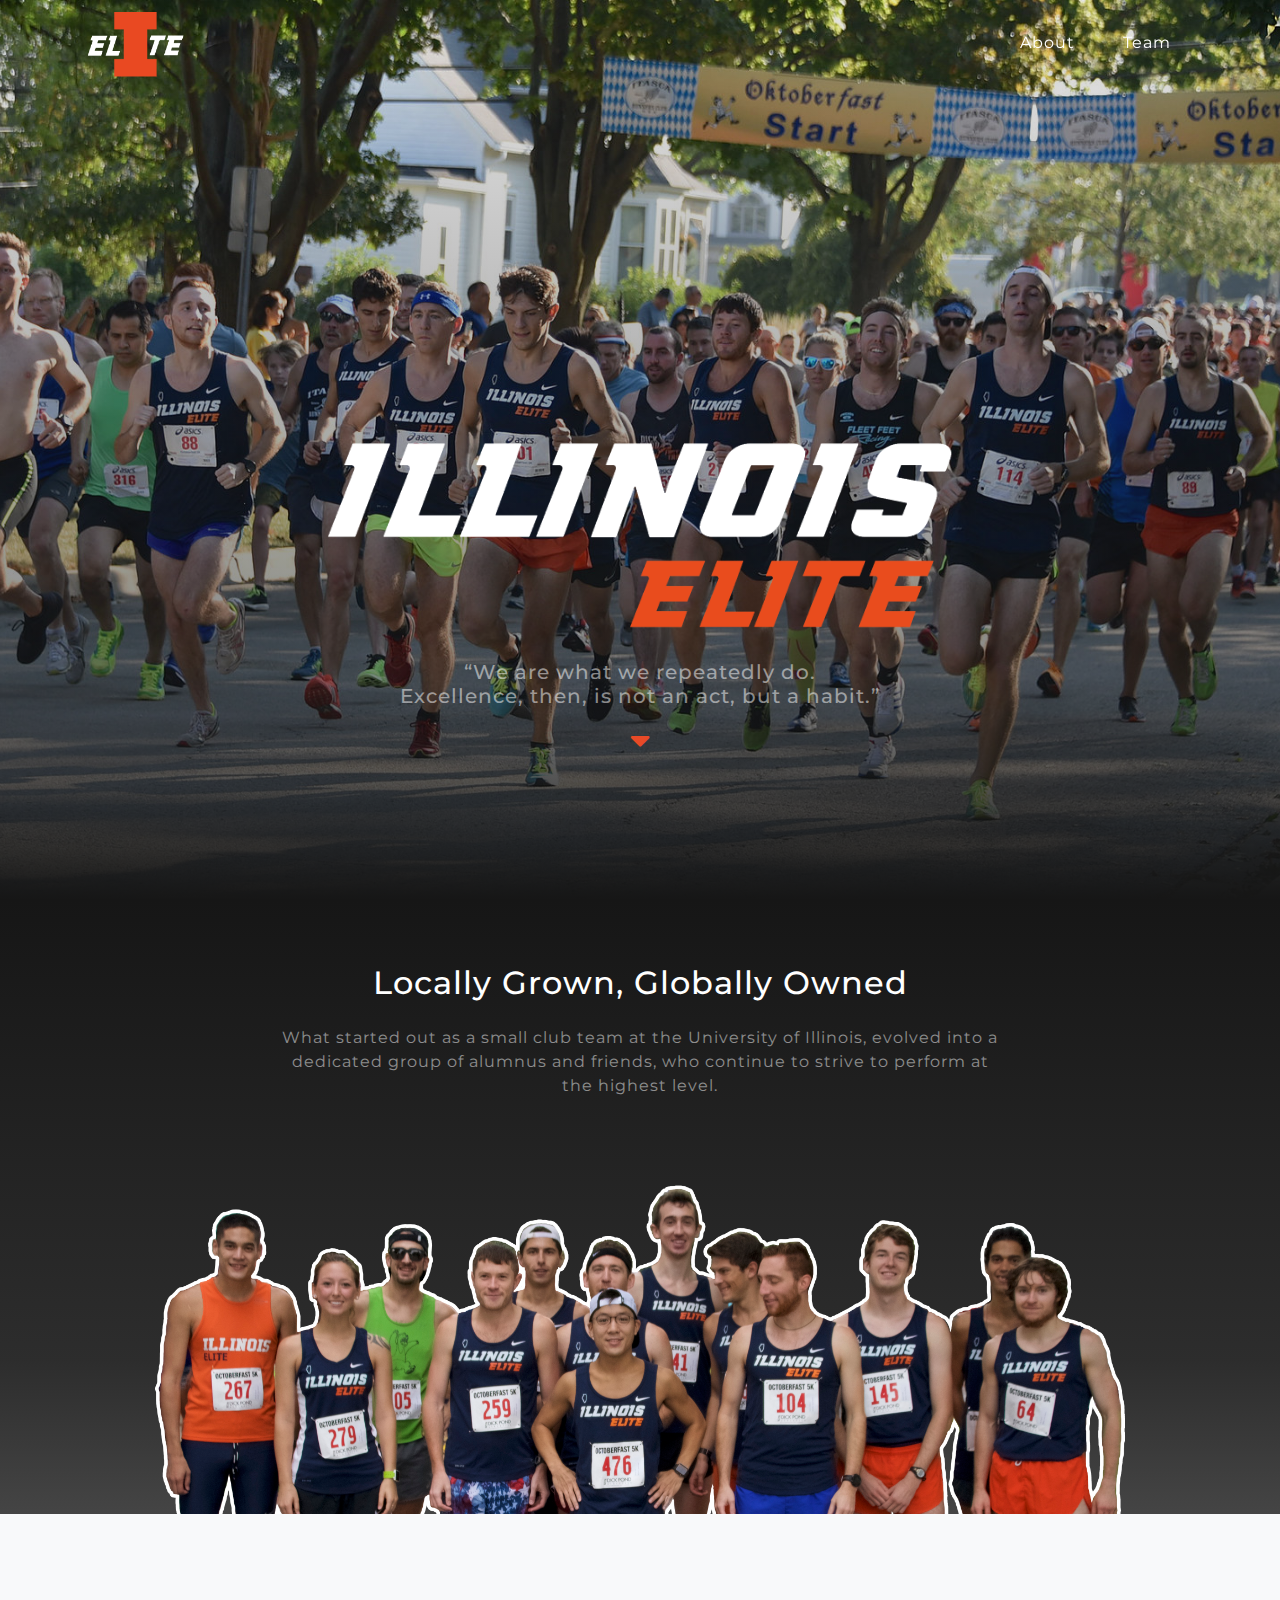
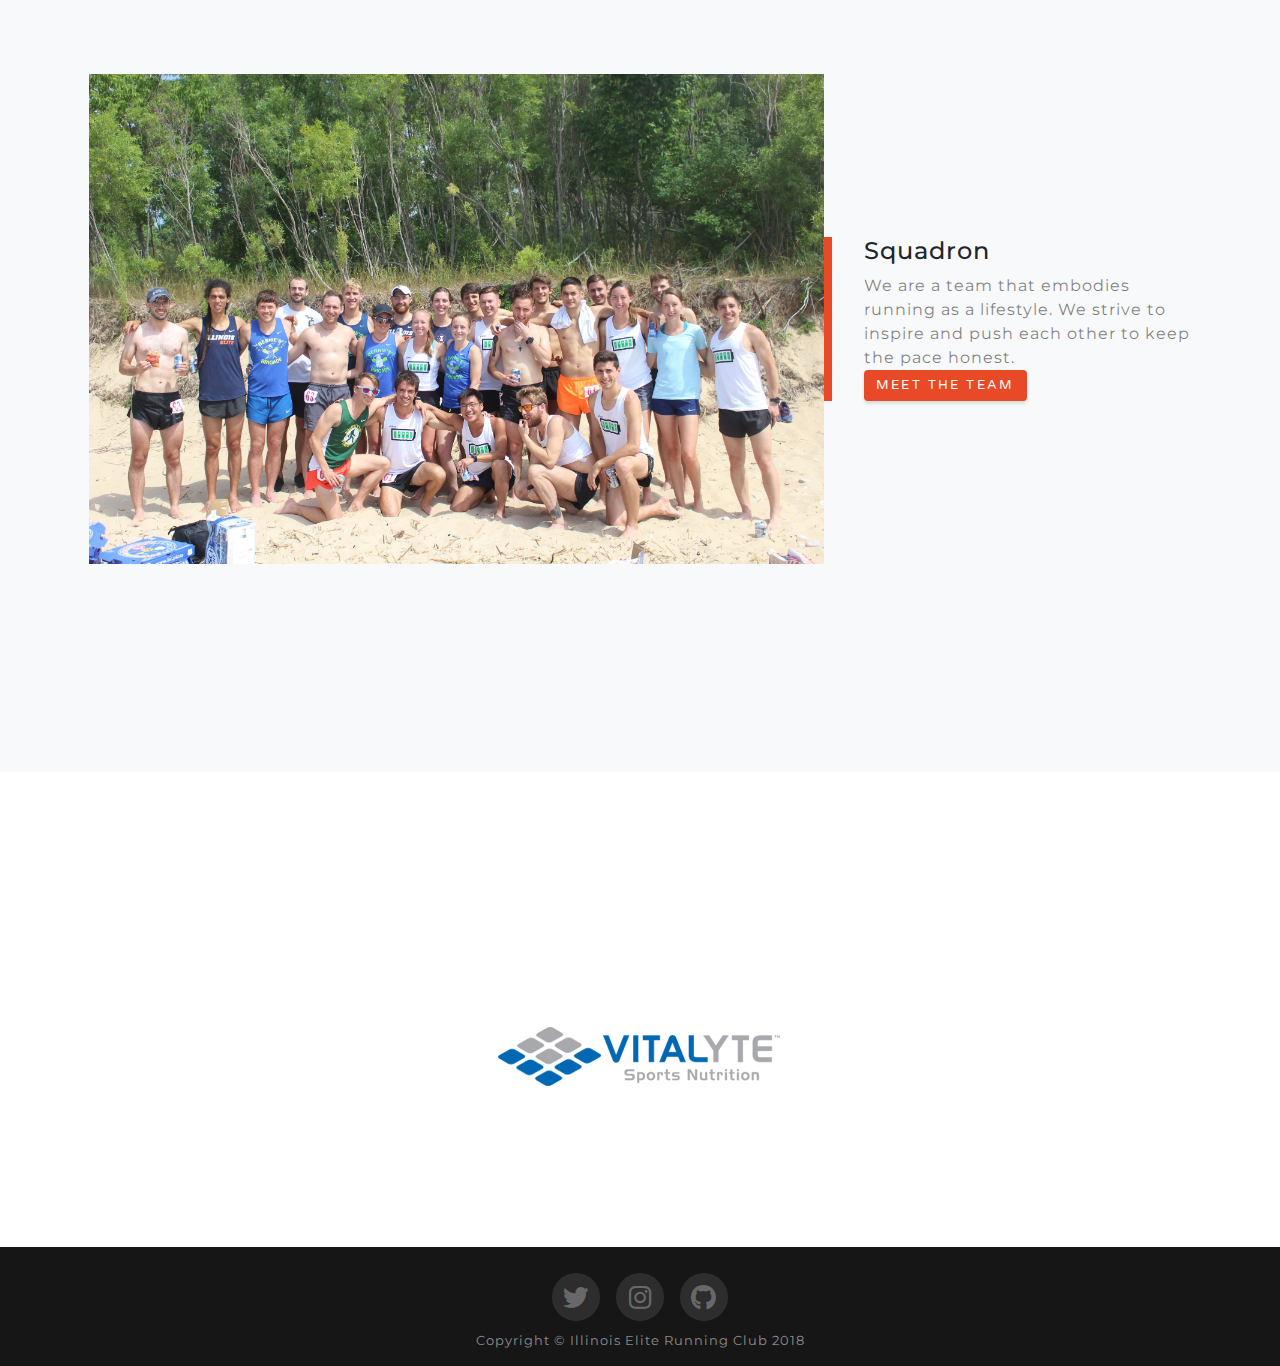
<file: index.html>
<!DOCTYPE html>
<html lang="en">

  <head>

    <meta charset="utf-8">
    <meta name="google" content="notranslate">
    <meta http-equiv="Content-Language" content="en">
    <meta name="viewport" content="width=device-width, initial-scale=1, shrink-to-fit=no">
    <meta name="description" content="">
    <meta name="author" content="">

    <!-- Favicon -->
    <link rel="apple-touch-icon" sizes="180x180" href="img/favicon/apple-touch-icon.png">
    <link rel="icon" type="image/png" sizes="32x32" href="img/favicon/favicon-32x32.png">
    <link rel="icon" type="image/png" sizes="16x16" href="img/favicon/favicon-16x16.png">
    <link rel="manifest" href="img/favicon/site.webmanifest">
    <link rel="mask-icon" href="img/favicon/safari-pinned-tab.svg" color="#5bbad5">
    <meta name="msapplication-TileColor" content="#da532c">
    <meta name="theme-color" content="#ffffff">

    <title>Illinois Elite</title>

    <!-- Bootstrap core CSS -->
    <link href="vendor/bootstrap/css/bootstrap.min.css" rel="stylesheet">

    <!-- Custom fonts for this template -->
    <link href="vendor/fontawesome-free/css/all.min.css" rel="stylesheet">
    <link href="https://fonts.googleapis.com/css?family=Varela+Round" rel="stylesheet">
    <link href="https://fonts.googleapis.com/css?family=Montserrat:400,500,600,700,800" rel="stylesheet">

    <!-- Custom styles for this template -->
    <link href="css/grayscale.css" rel="stylesheet">

  </head>

  <body id="page-top">

    <!-- Navigation -->
    <nav class="navbar navbar-expand-lg navbar-light fixed-top" id="mainNav">
      <div class="container">
        <a class="navbar-brand js-scroll-trigger" href="#page-top">
          <img src="img/elite_sigil.png" width="100" height="80" alt=""></a>
        <button class="navbar-toggler navbar-toggler-right" type="button" data-toggle="collapse" data-target="#navbarResponsive" aria-controls="navbarResponsive" aria-expanded="false" aria-label="Toggle navigation">
          Menu
          <i class="fas fa-bars"></i>
        </button>
        <div class="collapse navbar-collapse" id="navbarResponsive">
          <ul class="navbar-nav ml-auto">
            <li class="nav-item">
              <a class="nav-link js-scroll-trigger" href="#about">About</a>
            </li>
            <li class="nav-item">
              <a class="nav-link js-scroll-trigger" href="team.html">Team</a>
            </li>
            <!-- <li class="nav-item">
              <a class="nav-link js-scroll-trigger" href="photos.php">Photos</a>
            </li> -->
          </ul>
        </div>
      </div>
    </nav>

    <!-- Header -->
    <header class="masthead">
      <div class="container d-flex h-100 align-items-center">
        <div class="mx-auto text-center" id="header">
          <!-- <h1 class="mx-auto my-0 text-uppercase">Illinois Elite</h1> -->
          <img src='img/font_logo.png' class='img-fluid' alt='' style='width:60%;'>
          <h2 class="text-white-50 mx-auto mt-2 mb-5">“We are what we repeatedly do. Excellence, then, is not an act, but a habit.”</h2>
          <a href="#about" class="js-scroll-trigger"><i class="fa fa-caret-down fa-2x"></i></a>
        </div>
      </div>
    </header>

    <!-- About Section -->
    <section id="about" class="about-section text-center">
      <div class="container">
        <div class="row">
          <div class="col-lg-8 mx-auto">
            <h2 class="text-white mb-4">Locally Grown, Globally Owned</h2>
            <p class="text-white-50">What started out as a small club team at the University of Illinois, evolved into a dedicated group of alumnus and friends, who continue to strive to perform at the highest level.</p>
          </div>
        </div>
        <img src="img/team_oktoberfast.png" class="img-fluid" alt="">
      </div>
    </section>

    <!-- Teams Section -->
    <section id="team" class="projects-section bg-light">
      <div class="container">

        <!-- Featured Project Row -->
        <div class="row align-items-center no-gutters mb-4 mb-lg-5">
          <div class="col-xl-8 col-lg-7">
            <a href="team.html"><img class="img-fluid mb-3 mb-lg-0" src="img/team_glr.JPG" alt=""></a>
          </div>
          <div class="col-xl-4 col-lg-5">
            <div class="featured-text text-center text-lg-left">
              <h4>Squadron<i class="far fa-running fa-2x mb-2"></i></h4>
              <p class="text-black-50 mb-0">
                We are a team that embodies running as a lifestyle. We strive to inspire and push each other to keep the pace honest.
              </p>
              <a href="team.html" class='img-link btn btn-primary btn-xs'>Meet the Team</a>
            </div>
          </div>
        </div>

      </div>
    </section>

    <!-- Circuit Section -->
    <section id="partners" class="signup-section">
      <div class="container">
        <div class="row">
          <div class="col-md-10 col-lg-8 mx-auto text-center">

            <i class="far fa-handshake fa-2x mb-2 text-white"></i>
            <h2 class="text-white mb-5">Partners</h2>
            <img src='img/partners/vitalyte_logo.png' alt="">


          </div>
        </div>
      </div>
    </section>

    <!-- Footer -->
    <footer class="bg-black small text-center text-white-50">
      <div class="container">
        <div class="row">
          <div class="social d-flex justify-content-center">
            <a href="https://twitter.com/ILELITE_RC" target="_blank" class="mx-2" id="twitter">
              <i class="fab fa-twitter fa-2x"></i>
            </a>
            <a href="https://www.instagram.com/illeliterunning/" target="_blank" class="mx-2" id="instagram">
              <i class="fab fa-instagram fa-2x"></i>
            </a>
            <a href="https://github.com/illinoiselite/illinoiselite.github.io" target="_blank" class="mx-2" id="github">
              <i class="fab fa-github fa-2x"></i>
            </a>
          </div>
        </div>
        Copyright &copy; Illinois Elite Running Club 2018
      </div>
    </footer>

    <!-- Bootstrap core JavaScript -->
    <script src="vendor/jquery/jquery.min.js"></script>
    <script src="vendor/bootstrap/js/bootstrap.bundle.min.js"></script>

    <!-- Plugin JavaScript -->
    <script src="vendor/jquery-easing/jquery.easing.min.js"></script>

    <!-- Custom scripts for this template -->
    <script src="js/grayscale.min.js"></script>

  </body>

</html>
</file>
<file: vendor/fontawesome-free/css/all.min.css>
/*!
 * Font Awesome Free 5.3.1 by @fontawesome - https://fontawesome.com
 * License - https://fontawesome.com/license/free (Icons: CC BY 4.0, Fonts: SIL OFL 1.1, Code: MIT License)
 */
.fa,.fab,.fal,.far,.fas{-moz-osx-font-smoothing:grayscale;-webkit-font-smoothing:antialiased;display:inline-block;font-style:normal;font-variant:normal;text-rendering:auto;line-height:1}.fa-lg{font-size:1.33333em;line-height:.75em;vertical-align:-.0667em}.fa-xs{font-size:.75em}.fa-sm{font-size:.875em}.fa-1x{font-size:1em}.fa-2x{font-size:2em}.fa-3x{font-size:3em}.fa-4x{font-size:4em}.fa-5x{font-size:5em}.fa-6x{font-size:6em}.fa-7x{font-size:7em}.fa-8x{font-size:8em}.fa-9x{font-size:9em}.fa-10x{font-size:10em}.fa-fw{text-align:center;width:1.25em}.fa-ul{list-style-type:none;margin-left:2.5em;padding-left:0}.fa-ul>li{position:relative}.fa-li{left:-2em;position:absolute;text-align:center;width:2em;line-height:inherit}.fa-border{border:.08em solid #eee;border-radius:.1em;padding:.2em .25em .15em}.fa-pull-left{float:left}.fa-pull-right{float:right}.fa.fa-pull-left,.fab.fa-pull-left,.fal.fa-pull-left,.far.fa-pull-left,.fas.fa-pull-left{margin-right:.3em}.fa.fa-pull-right,.fab.fa-pull-right,.fal.fa-pull-right,.far.fa-pull-right,.fas.fa-pull-right{margin-left:.3em}.fa-spin{animation:fa-spin 2s infinite linear}.fa-pulse{animation:fa-spin 1s infinite steps(8)}@keyframes fa-spin{0%{transform:rotate(0deg)}to{transform:rotate(1turn)}}.fa-rotate-90{-ms-filter:"progid:DXImageTransform.Microsoft.BasicImage(rotation=1)";transform:rotate(90deg)}.fa-rotate-180{-ms-filter:"progid:DXImageTransform.Microsoft.BasicImage(rotation=2)";transform:rotate(180deg)}.fa-rotate-270{-ms-filter:"progid:DXImageTransform.Microsoft.BasicImage(rotation=3)";transform:rotate(270deg)}.fa-flip-horizontal{-ms-filter:"progid:DXImageTransform.Microsoft.BasicImage(rotation=0, mirror=1)";transform:scaleX(-1)}.fa-flip-vertical{transform:scaleY(-1)}.fa-flip-horizontal.fa-flip-vertical,.fa-flip-vertical{-ms-filter:"progid:DXImageTransform.Microsoft.BasicImage(rotation=2, mirror=1)"}.fa-flip-horizontal.fa-flip-vertical{transform:scale(-1)}:root .fa-flip-horizontal,:root .fa-flip-vertical,:root .fa-rotate-90,:root .fa-rotate-180,:root .fa-rotate-270{-webkit-filter:none;filter:none}.fa-stack{display:inline-block;height:2em;line-height:2em;position:relative;vertical-align:middle;width:2em}.fa-stack-1x,.fa-stack-2x{left:0;position:absolute;text-align:center;width:100%}.fa-stack-1x{line-height:inherit}.fa-stack-2x{font-size:2em}.fa-inverse{color:#fff}.fa-500px:before{content:"\f26e"}.fa-accessible-icon:before{content:"\f368"}.fa-accusoft:before{content:"\f369"}.fa-ad:before{content:"\f641"}.fa-address-book:before{content:"\f2b9"}.fa-address-card:before{content:"\f2bb"}.fa-adjust:before{content:"\f042"}.fa-adn:before{content:"\f170"}.fa-adversal:before{content:"\f36a"}.fa-affiliatetheme:before{content:"\f36b"}.fa-air-freshener:before{content:"\f5d0"}.fa-algolia:before{content:"\f36c"}.fa-align-center:before{content:"\f037"}.fa-align-justify:before{content:"\f039"}.fa-align-left:before{content:"\f036"}.fa-align-right:before{content:"\f038"}.fa-alipay:before{content:"\f642"}.fa-allergies:before{content:"\f461"}.fa-amazon:before{content:"\f270"}.fa-amazon-pay:before{content:"\f42c"}.fa-ambulance:before{content:"\f0f9"}.fa-american-sign-language-interpreting:before{content:"\f2a3"}.fa-amilia:before{content:"\f36d"}.fa-anchor:before{content:"\f13d"}.fa-android:before{content:"\f17b"}.fa-angellist:before{content:"\f209"}.fa-angle-double-down:before{content:"\f103"}.fa-angle-double-left:before{content:"\f100"}.fa-angle-double-right:before{content:"\f101"}.fa-angle-double-up:before{content:"\f102"}.fa-angle-down:before{content:"\f107"}.fa-angle-left:before{content:"\f104"}.fa-angle-right:before{content:"\f105"}.fa-angle-up:before{content:"\f106"}.fa-angry:before{content:"\f556"}.fa-angrycreative:before{content:"\f36e"}.fa-angular:before{content:"\f420"}.fa-ankh:before{content:"\f644"}.fa-app-store:before{content:"\f36f"}.fa-app-store-ios:before{content:"\f370"}.fa-apper:before{content:"\f371"}.fa-apple:before{content:"\f179"}.fa-apple-alt:before{content:"\f5d1"}.fa-apple-pay:before{content:"\f415"}.fa-archive:before{content:"\f187"}.fa-archway:before{content:"\f557"}.fa-arrow-alt-circle-down:before{content:"\f358"}.fa-arrow-alt-circle-left:before{content:"\f359"}.fa-arrow-alt-circle-right:before{content:"\f35a"}.fa-arrow-alt-circle-up:before{content:"\f35b"}.fa-arrow-circle-down:before{content:"\f0ab"}.fa-arrow-circle-left:before{content:"\f0a8"}.fa-arrow-circle-right:before{content:"\f0a9"}.fa-arrow-circle-up:before{content:"\f0aa"}.fa-arrow-down:before{content:"\f063"}.fa-arrow-left:before{content:"\f060"}.fa-arrow-right:before{content:"\f061"}.fa-arrow-up:before{content:"\f062"}.fa-arrows-alt:before{content:"\f0b2"}.fa-arrows-alt-h:before{content:"\f337"}.fa-arrows-alt-v:before{content:"\f338"}.fa-assistive-listening-systems:before{content:"\f2a2"}.fa-asterisk:before{content:"\f069"}.fa-asymmetrik:before{content:"\f372"}.fa-at:before{content:"\f1fa"}.fa-atlas:before{content:"\f558"}.fa-atom:before{content:"\f5d2"}.fa-audible:before{content:"\f373"}.fa-audio-description:before{content:"\f29e"}.fa-autoprefixer:before{content:"\f41c"}.fa-avianex:before{content:"\f374"}.fa-aviato:before{content:"\f421"}.fa-award:before{content:"\f559"}.fa-aws:before{content:"\f375"}.fa-backspace:before{content:"\f55a"}.fa-backward:before{content:"\f04a"}.fa-balance-scale:before{content:"\f24e"}.fa-ban:before{content:"\f05e"}.fa-band-aid:before{content:"\f462"}.fa-bandcamp:before{content:"\f2d5"}.fa-barcode:before{content:"\f02a"}.fa-bars:before{content:"\f0c9"}.fa-baseball-ball:before{content:"\f433"}.fa-basketball-ball:before{content:"\f434"}.fa-bath:before{content:"\f2cd"}.fa-battery-empty:before{content:"\f244"}.fa-battery-full:before{content:"\f240"}.fa-battery-half:before{content:"\f242"}.fa-battery-quarter:before{content:"\f243"}.fa-battery-three-quarters:before{content:"\f241"}.fa-bed:before{content:"\f236"}.fa-beer:before{content:"\f0fc"}.fa-behance:before{content:"\f1b4"}.fa-behance-square:before{content:"\f1b5"}.fa-bell:before{content:"\f0f3"}.fa-bell-slash:before{content:"\f1f6"}.fa-bezier-curve:before{content:"\f55b"}.fa-bible:before{content:"\f647"}.fa-bicycle:before{content:"\f206"}.fa-bimobject:before{content:"\f378"}.fa-binoculars:before{content:"\f1e5"}.fa-birthday-cake:before{content:"\f1fd"}.fa-bitbucket:before{content:"\f171"}.fa-bitcoin:before{content:"\f379"}.fa-bity:before{content:"\f37a"}.fa-black-tie:before{content:"\f27e"}.fa-blackberry:before{content:"\f37b"}.fa-blender:before{content:"\f517"}.fa-blind:before{content:"\f29d"}.fa-blogger:before{content:"\f37c"}.fa-blogger-b:before{content:"\f37d"}.fa-bluetooth:before{content:"\f293"}.fa-bluetooth-b:before{content:"\f294"}.fa-bold:before{content:"\f032"}.fa-bolt:before{content:"\f0e7"}.fa-bomb:before{content:"\f1e2"}.fa-bone:before{content:"\f5d7"}.fa-bong:before{content:"\f55c"}.fa-book:before{content:"\f02d"}.fa-book-open:before{content:"\f518"}.fa-book-reader:before{content:"\f5da"}.fa-bookmark:before{content:"\f02e"}.fa-bowling-ball:before{content:"\f436"}.fa-box:before{content:"\f466"}.fa-box-open:before{content:"\f49e"}.fa-boxes:before{content:"\f468"}.fa-braille:before{content:"\f2a1"}.fa-brain:before{content:"\f5dc"}.fa-briefcase:before{content:"\f0b1"}.fa-briefcase-medical:before{content:"\f469"}.fa-broadcast-tower:before{content:"\f519"}.fa-broom:before{content:"\f51a"}.fa-brush:before{content:"\f55d"}.fa-btc:before{content:"\f15a"}.fa-bug:before{content:"\f188"}.fa-building:before{content:"\f1ad"}.fa-bullhorn:before{content:"\f0a1"}.fa-bullseye:before{content:"\f140"}.fa-burn:before{content:"\f46a"}.fa-buromobelexperte:before{content:"\f37f"}.fa-bus:before{content:"\f207"}.fa-bus-alt:before{content:"\f55e"}.fa-business-time:before{content:"\f64a"}.fa-buysellads:before{content:"\f20d"}.fa-calculator:before{content:"\f1ec"}.fa-calendar:before{content:"\f133"}.fa-calendar-alt:before{content:"\f073"}.fa-calendar-check:before{content:"\f274"}.fa-calendar-minus:before{content:"\f272"}.fa-calendar-plus:before{content:"\f271"}.fa-calendar-times:before{content:"\f273"}.fa-camera:before{content:"\f030"}.fa-camera-retro:before{content:"\f083"}.fa-cannabis:before{content:"\f55f"}.fa-capsules:before{content:"\f46b"}.fa-car:before{content:"\f1b9"}.fa-car-alt:before{content:"\f5de"}.fa-car-battery:before{content:"\f5df"}.fa-car-crash:before{content:"\f5e1"}.fa-car-side:before{content:"\f5e4"}.fa-caret-down:before{content:"\f0d7"}.fa-caret-left:before{content:"\f0d9"}.fa-caret-right:before{content:"\f0da"}.fa-caret-square-down:before{content:"\f150"}.fa-caret-square-left:before{content:"\f191"}.fa-caret-square-right:before{content:"\f152"}.fa-caret-square-up:before{content:"\f151"}.fa-caret-up:before{content:"\f0d8"}.fa-cart-arrow-down:before{content:"\f218"}.fa-cart-plus:before{content:"\f217"}.fa-cc-amazon-pay:before{content:"\f42d"}.fa-cc-amex:before{content:"\f1f3"}.fa-cc-apple-pay:before{content:"\f416"}.fa-cc-diners-club:before{content:"\f24c"}.fa-cc-discover:before{content:"\f1f2"}.fa-cc-jcb:before{content:"\f24b"}.fa-cc-mastercard:before{content:"\f1f1"}.fa-cc-paypal:before{content:"\f1f4"}.fa-cc-stripe:before{content:"\f1f5"}.fa-cc-visa:before{content:"\f1f0"}.fa-centercode:before{content:"\f380"}.fa-certificate:before{content:"\f0a3"}.fa-chalkboard:before{content:"\f51b"}.fa-chalkboard-teacher:before{content:"\f51c"}.fa-charging-station:before{content:"\f5e7"}.fa-chart-area:before{content:"\f1fe"}.fa-chart-bar:before{content:"\f080"}.fa-chart-line:before{content:"\f201"}.fa-chart-pie:before{content:"\f200"}.fa-check:before{content:"\f00c"}.fa-check-circle:before{content:"\f058"}.fa-check-double:before{content:"\f560"}.fa-check-square:before{content:"\f14a"}.fa-chess:before{content:"\f439"}.fa-chess-bishop:before{content:"\f43a"}.fa-chess-board:before{content:"\f43c"}.fa-chess-king:before{content:"\f43f"}.fa-chess-knight:before{content:"\f441"}.fa-chess-pawn:before{content:"\f443"}.fa-chess-queen:before{content:"\f445"}.fa-chess-rook:before{content:"\f447"}.fa-chevron-circle-down:before{content:"\f13a"}.fa-chevron-circle-left:before{content:"\f137"}.fa-chevron-circle-right:before{content:"\f138"}.fa-chevron-circle-up:before{content:"\f139"}.fa-chevron-down:before{content:"\f078"}.fa-chevron-left:before{content:"\f053"}.fa-chevron-right:before{content:"\f054"}.fa-chevron-up:before{content:"\f077"}.fa-child:before{content:"\f1ae"}.fa-chrome:before{content:"\f268"}.fa-church:before{content:"\f51d"}.fa-circle:before{content:"\f111"}.fa-circle-notch:before{content:"\f1ce"}.fa-city:before{content:"\f64f"}.fa-clipboard:before{content:"\f328"}.fa-clipboard-check:before{content:"\f46c"}.fa-clipboard-list:before{content:"\f46d"}.fa-clock:before{content:"\f017"}.fa-clone:before{content:"\f24d"}.fa-closed-captioning:before{content:"\f20a"}.fa-cloud:before{content:"\f0c2"}.fa-cloud-download-alt:before{content:"\f381"}.fa-cloud-upload-alt:before{content:"\f382"}.fa-cloudscale:before{content:"\f383"}.fa-cloudsmith:before{content:"\f384"}.fa-cloudversify:before{content:"\f385"}.fa-cocktail:before{content:"\f561"}.fa-code:before{content:"\f121"}.fa-code-branch:before{content:"\f126"}.fa-codepen:before{content:"\f1cb"}.fa-codiepie:before{content:"\f284"}.fa-coffee:before{content:"\f0f4"}.fa-cog:before{content:"\f013"}.fa-cogs:before{content:"\f085"}.fa-coins:before{content:"\f51e"}.fa-columns:before{content:"\f0db"}.fa-comment:before{content:"\f075"}.fa-comment-alt:before{content:"\f27a"}.fa-comment-dollar:before{content:"\f651"}.fa-comment-dots:before{content:"\f4ad"}.fa-comment-slash:before{content:"\f4b3"}.fa-comments:before{content:"\f086"}.fa-comments-dollar:before{content:"\f653"}.fa-compact-disc:before{content:"\f51f"}.fa-compass:before{content:"\f14e"}.fa-compress:before{content:"\f066"}.fa-concierge-bell:before{content:"\f562"}.fa-connectdevelop:before{content:"\f20e"}.fa-contao:before{content:"\f26d"}.fa-cookie:before{content:"\f563"}.fa-cookie-bite:before{content:"\f564"}.fa-copy:before{content:"\f0c5"}.fa-copyright:before{content:"\f1f9"}.fa-couch:before{content:"\f4b8"}.fa-cpanel:before{content:"\f388"}.fa-creative-commons:before{content:"\f25e"}.fa-creative-commons-by:before{content:"\f4e7"}.fa-creative-commons-nc:before{content:"\f4e8"}.fa-creative-commons-nc-eu:before{content:"\f4e9"}.fa-creative-commons-nc-jp:before{content:"\f4ea"}.fa-creative-commons-nd:before{content:"\f4eb"}.fa-creative-commons-pd:before{content:"\f4ec"}.fa-creative-commons-pd-alt:before{content:"\f4ed"}.fa-creative-commons-remix:before{content:"\f4ee"}.fa-creative-commons-sa:before{content:"\f4ef"}.fa-creative-commons-sampling:before{content:"\f4f0"}.fa-creative-commons-sampling-plus:before{content:"\f4f1"}.fa-creative-commons-share:before{content:"\f4f2"}.fa-credit-card:before{content:"\f09d"}.fa-crop:before{content:"\f125"}.fa-crop-alt:before{content:"\f565"}.fa-cross:before{content:"\f654"}.fa-crosshairs:before{content:"\f05b"}.fa-crow:before{content:"\f520"}.fa-crown:before{content:"\f521"}.fa-css3:before{content:"\f13c"}.fa-css3-alt:before{content:"\f38b"}.fa-cube:before{content:"\f1b2"}.fa-cubes:before{content:"\f1b3"}.fa-cut:before{content:"\f0c4"}.fa-cuttlefish:before{content:"\f38c"}.fa-d-and-d:before{content:"\f38d"}.fa-dashcube:before{content:"\f210"}.fa-database:before{content:"\f1c0"}.fa-deaf:before{content:"\f2a4"}.fa-delicious:before{content:"\f1a5"}.fa-deploydog:before{content:"\f38e"}.fa-deskpro:before{content:"\f38f"}.fa-desktop:before{content:"\f108"}.fa-deviantart:before{content:"\f1bd"}.fa-dharmachakra:before{content:"\f655"}.fa-diagnoses:before{content:"\f470"}.fa-dice:before{content:"\f522"}.fa-dice-five:before{content:"\f523"}.fa-dice-four:before{content:"\f524"}.fa-dice-one:before{content:"\f525"}.fa-dice-six:before{content:"\f526"}.fa-dice-three:before{content:"\f527"}.fa-dice-two:before{content:"\f528"}.fa-digg:before{content:"\f1a6"}.fa-digital-ocean:before{content:"\f391"}.fa-digital-tachograph:before{content:"\f566"}.fa-directions:before{content:"\f5eb"}.fa-discord:before{content:"\f392"}.fa-discourse:before{content:"\f393"}.fa-divide:before{content:"\f529"}.fa-dizzy:before{content:"\f567"}.fa-dna:before{content:"\f471"}.fa-dochub:before{content:"\f394"}.fa-docker:before{content:"\f395"}.fa-dollar-sign:before{content:"\f155"}.fa-dolly:before{content:"\f472"}.fa-dolly-flatbed:before{content:"\f474"}.fa-donate:before{content:"\f4b9"}.fa-door-closed:before{content:"\f52a"}.fa-door-open:before{content:"\f52b"}.fa-dot-circle:before{content:"\f192"}.fa-dove:before{content:"\f4ba"}.fa-download:before{content:"\f019"}.fa-draft2digital:before{content:"\f396"}.fa-drafting-compass:before{content:"\f568"}.fa-draw-polygon:before{content:"\f5ee"}.fa-dribbble:before{content:"\f17d"}.fa-dribbble-square:before{content:"\f397"}.fa-dropbox:before{content:"\f16b"}.fa-drum:before{content:"\f569"}.fa-drum-steelpan:before{content:"\f56a"}.fa-drupal:before{content:"\f1a9"}.fa-dumbbell:before{content:"\f44b"}.fa-dyalog:before{content:"\f399"}.fa-earlybirds:before{content:"\f39a"}.fa-ebay:before{content:"\f4f4"}.fa-edge:before{content:"\f282"}.fa-edit:before{content:"\f044"}.fa-eject:before{content:"\f052"}.fa-elementor:before{content:"\f430"}.fa-ellipsis-h:before{content:"\f141"}.fa-ellipsis-v:before{content:"\f142"}.fa-ello:before{content:"\f5f1"}.fa-ember:before{content:"\f423"}.fa-empire:before{content:"\f1d1"}.fa-envelope:before{content:"\f0e0"}.fa-envelope-open:before{content:"\f2b6"}.fa-envelope-open-text:before{content:"\f658"}.fa-envelope-square:before{content:"\f199"}.fa-envira:before{content:"\f299"}.fa-equals:before{content:"\f52c"}.fa-eraser:before{content:"\f12d"}.fa-erlang:before{content:"\f39d"}.fa-ethereum:before{content:"\f42e"}.fa-etsy:before{content:"\f2d7"}.fa-euro-sign:before{content:"\f153"}.fa-exchange-alt:before{content:"\f362"}.fa-exclamation:before{content:"\f12a"}.fa-exclamation-circle:before{content:"\f06a"}.fa-exclamation-triangle:before{content:"\f071"}.fa-expand:before{content:"\f065"}.fa-expand-arrows-alt:before{content:"\f31e"}.fa-expeditedssl:before{content:"\f23e"}.fa-external-link-alt:before{content:"\f35d"}.fa-external-link-square-alt:before{content:"\f360"}.fa-eye:before{content:"\f06e"}.fa-eye-dropper:before{content:"\f1fb"}.fa-eye-slash:before{content:"\f070"}.fa-facebook:before{content:"\f09a"}.fa-facebook-f:before{content:"\f39e"}.fa-facebook-messenger:before{content:"\f39f"}.fa-facebook-square:before{content:"\f082"}.fa-fast-backward:before{content:"\f049"}.fa-fast-forward:before{content:"\f050"}.fa-fax:before{content:"\f1ac"}.fa-feather:before{content:"\f52d"}.fa-feather-alt:before{content:"\f56b"}.fa-female:before{content:"\f182"}.fa-fighter-jet:before{content:"\f0fb"}.fa-file:before{content:"\f15b"}.fa-file-alt:before{content:"\f15c"}.fa-file-archive:before{content:"\f1c6"}.fa-file-audio:before{content:"\f1c7"}.fa-file-code:before{content:"\f1c9"}.fa-file-contract:before{content:"\f56c"}.fa-file-download:before{content:"\f56d"}.fa-file-excel:before{content:"\f1c3"}.fa-file-export:before{content:"\f56e"}.fa-file-image:before{content:"\f1c5"}.fa-file-import:before{content:"\f56f"}.fa-file-invoice:before{content:"\f570"}.fa-file-invoice-dollar:before{content:"\f571"}.fa-file-medical:before{content:"\f477"}.fa-file-medical-alt:before{content:"\f478"}.fa-file-pdf:before{content:"\f1c1"}.fa-file-powerpoint:before{content:"\f1c4"}.fa-file-prescription:before{content:"\f572"}.fa-file-signature:before{content:"\f573"}.fa-file-upload:before{content:"\f574"}.fa-file-video:before{content:"\f1c8"}.fa-file-word:before{content:"\f1c2"}.fa-fill:before{content:"\f575"}.fa-fill-drip:before{content:"\f576"}.fa-film:before{content:"\f008"}.fa-filter:before{content:"\f0b0"}.fa-fingerprint:before{content:"\f577"}.fa-fire:before{content:"\f06d"}.fa-fire-extinguisher:before{content:"\f134"}.fa-firefox:before{content:"\f269"}.fa-first-aid:before{content:"\f479"}.fa-first-order:before{content:"\f2b0"}.fa-first-order-alt:before{content:"\f50a"}.fa-firstdraft:before{content:"\f3a1"}.fa-fish:before{content:"\f578"}.fa-flag:before{content:"\f024"}.fa-flag-checkered:before{content:"\f11e"}.fa-flask:before{content:"\f0c3"}.fa-flickr:before{content:"\f16e"}.fa-flipboard:before{content:"\f44d"}.fa-flushed:before{content:"\f579"}.fa-fly:before{content:"\f417"}.fa-folder:before{content:"\f07b"}.fa-folder-minus:before{content:"\f65d"}.fa-folder-open:before{content:"\f07c"}.fa-folder-plus:before{content:"\f65e"}.fa-font:before{content:"\f031"}.fa-font-awesome:before{content:"\f2b4"}.fa-font-awesome-alt:before{content:"\f35c"}.fa-font-awesome-flag:before{content:"\f425"}.fa-font-awesome-logo-full:before{content:"\f4e6"}.fa-fonticons:before{content:"\f280"}.fa-fonticons-fi:before{content:"\f3a2"}.fa-football-ball:before{content:"\f44e"}.fa-fort-awesome:before{content:"\f286"}.fa-fort-awesome-alt:before{content:"\f3a3"}.fa-forumbee:before{content:"\f211"}.fa-forward:before{content:"\f04e"}.fa-foursquare:before{content:"\f180"}.fa-free-code-camp:before{content:"\f2c5"}.fa-freebsd:before{content:"\f3a4"}.fa-frog:before{content:"\f52e"}.fa-frown:before{content:"\f119"}.fa-frown-open:before{content:"\f57a"}.fa-fulcrum:before{content:"\f50b"}.fa-funnel-dollar:before{content:"\f662"}.fa-futbol:before{content:"\f1e3"}.fa-galactic-republic:before{content:"\f50c"}.fa-galactic-senate:before{content:"\f50d"}.fa-gamepad:before{content:"\f11b"}.fa-gas-pump:before{content:"\f52f"}.fa-gavel:before{content:"\f0e3"}.fa-gem:before{content:"\f3a5"}.fa-genderless:before{content:"\f22d"}.fa-get-pocket:before{content:"\f265"}.fa-gg:before{content:"\f260"}.fa-gg-circle:before{content:"\f261"}.fa-gift:before{content:"\f06b"}.fa-git:before{content:"\f1d3"}.fa-git-square:before{content:"\f1d2"}.fa-github:before{content:"\f09b"}.fa-github-alt:before{content:"\f113"}.fa-github-square:before{content:"\f092"}.fa-gitkraken:before{content:"\f3a6"}.fa-gitlab:before{content:"\f296"}.fa-gitter:before{content:"\f426"}.fa-glass-martini:before{content:"\f000"}.fa-glass-martini-alt:before{content:"\f57b"}.fa-glasses:before{content:"\f530"}.fa-glide:before{content:"\f2a5"}.fa-glide-g:before{content:"\f2a6"}.fa-globe:before{content:"\f0ac"}.fa-globe-africa:before{content:"\f57c"}.fa-globe-americas:before{content:"\f57d"}.fa-globe-asia:before{content:"\f57e"}.fa-gofore:before{content:"\f3a7"}.fa-golf-ball:before{content:"\f450"}.fa-goodreads:before{content:"\f3a8"}.fa-goodreads-g:before{content:"\f3a9"}.fa-google:before{content:"\f1a0"}.fa-google-drive:before{content:"\f3aa"}.fa-google-play:before{content:"\f3ab"}.fa-google-plus:before{content:"\f2b3"}.fa-google-plus-g:before{content:"\f0d5"}.fa-google-plus-square:before{content:"\f0d4"}.fa-google-wallet:before{content:"\f1ee"}.fa-gopuram:before{content:"\f664"}.fa-graduation-cap:before{content:"\f19d"}.fa-gratipay:before{content:"\f184"}.fa-grav:before{content:"\f2d6"}.fa-greater-than:before{content:"\f531"}.fa-greater-than-equal:before{content:"\f532"}.fa-grimace:before{content:"\f57f"}.fa-grin:before{content:"\f580"}.fa-grin-alt:before{content:"\f581"}.fa-grin-beam:before{content:"\f582"}.fa-grin-beam-sweat:before{content:"\f583"}.fa-grin-hearts:before{content:"\f584"}.fa-grin-squint:before{content:"\f585"}.fa-grin-squint-tears:before{content:"\f586"}.fa-grin-stars:before{content:"\f587"}.fa-grin-tears:before{content:"\f588"}.fa-grin-tongue:before{content:"\f589"}.fa-grin-tongue-squint:before{content:"\f58a"}.fa-grin-tongue-wink:before{content:"\f58b"}.fa-grin-wink:before{content:"\f58c"}.fa-grip-horizontal:before{content:"\f58d"}.fa-grip-vertical:before{content:"\f58e"}.fa-gripfire:before{content:"\f3ac"}.fa-grunt:before{content:"\f3ad"}.fa-gulp:before{content:"\f3ae"}.fa-h-square:before{content:"\f0fd"}.fa-hacker-news:before{content:"\f1d4"}.fa-hacker-news-square:before{content:"\f3af"}.fa-hackerrank:before{content:"\f5f7"}.fa-hamsa:before{content:"\f665"}.fa-hand-holding:before{content:"\f4bd"}.fa-hand-holding-heart:before{content:"\f4be"}.fa-hand-holding-usd:before{content:"\f4c0"}.fa-hand-lizard:before{content:"\f258"}.fa-hand-paper:before{content:"\f256"}.fa-hand-peace:before{content:"\f25b"}.fa-hand-point-down:before{content:"\f0a7"}.fa-hand-point-left:before{content:"\f0a5"}.fa-hand-point-right:before{content:"\f0a4"}.fa-hand-point-up:before{content:"\f0a6"}.fa-hand-pointer:before{content:"\f25a"}.fa-hand-rock:before{content:"\f255"}.fa-hand-scissors:before{content:"\f257"}.fa-hand-spock:before{content:"\f259"}.fa-hands:before{content:"\f4c2"}.fa-hands-helping:before{content:"\f4c4"}.fa-handshake:before{content:"\f2b5"}.fa-hashtag:before{content:"\f292"}.fa-haykal:before{content:"\f666"}.fa-hdd:before{content:"\f0a0"}.fa-heading:before{content:"\f1dc"}.fa-headphones:before{content:"\f025"}.fa-headphones-alt:before{content:"\f58f"}.fa-headset:before{content:"\f590"}.fa-heart:before{content:"\f004"}.fa-heartbeat:before{content:"\f21e"}.fa-helicopter:before{content:"\f533"}.fa-highlighter:before{content:"\f591"}.fa-hips:before{content:"\f452"}.fa-hire-a-helper:before{content:"\f3b0"}.fa-history:before{content:"\f1da"}.fa-hockey-puck:before{content:"\f453"}.fa-home:before{content:"\f015"}.fa-hooli:before{content:"\f427"}.fa-hornbill:before{content:"\f592"}.fa-hospital:before{content:"\f0f8"}.fa-hospital-alt:before{content:"\f47d"}.fa-hospital-symbol:before{content:"\f47e"}.fa-hot-tub:before{content:"\f593"}.fa-hotel:before{content:"\f594"}.fa-hotjar:before{content:"\f3b1"}.fa-hourglass:before{content:"\f254"}.fa-hourglass-end:before{content:"\f253"}.fa-hourglass-half:before{content:"\f252"}.fa-hourglass-start:before{content:"\f251"}.fa-houzz:before{content:"\f27c"}.fa-html5:before{content:"\f13b"}.fa-hubspot:before{content:"\f3b2"}.fa-i-cursor:before{content:"\f246"}.fa-id-badge:before{content:"\f2c1"}.fa-id-card:before{content:"\f2c2"}.fa-id-card-alt:before{content:"\f47f"}.fa-image:before{content:"\f03e"}.fa-images:before{content:"\f302"}.fa-imdb:before{content:"\f2d8"}.fa-inbox:before{content:"\f01c"}.fa-indent:before{content:"\f03c"}.fa-industry:before{content:"\f275"}.fa-infinity:before{content:"\f534"}.fa-info:before{content:"\f129"}.fa-info-circle:before{content:"\f05a"}.fa-instagram:before{content:"\f16d"}.fa-internet-explorer:before{content:"\f26b"}.fa-ioxhost:before{content:"\f208"}.fa-italic:before{content:"\f033"}.fa-itunes:before{content:"\f3b4"}.fa-itunes-note:before{content:"\f3b5"}.fa-java:before{content:"\f4e4"}.fa-jedi:before{content:"\f669"}.fa-jedi-order:before{content:"\f50e"}.fa-jenkins:before{content:"\f3b6"}.fa-joget:before{content:"\f3b7"}.fa-joint:before{content:"\f595"}.fa-joomla:before{content:"\f1aa"}.fa-journal-whills:before{content:"\f66a"}.fa-js:before{content:"\f3b8"}.fa-js-square:before{content:"\f3b9"}.fa-jsfiddle:before{content:"\f1cc"}.fa-kaaba:before{content:"\f66b"}.fa-kaggle:before{content:"\f5fa"}.fa-key:before{content:"\f084"}.fa-keybase:before{content:"\f4f5"}.fa-keyboard:before{content:"\f11c"}.fa-keycdn:before{content:"\f3ba"}.fa-khanda:before{content:"\f66d"}.fa-kickstarter:before{content:"\f3bb"}.fa-kickstarter-k:before{content:"\f3bc"}.fa-kiss:before{content:"\f596"}.fa-kiss-beam:before{content:"\f597"}.fa-kiss-wink-heart:before{content:"\f598"}.fa-kiwi-bird:before{content:"\f535"}.fa-korvue:before{content:"\f42f"}.fa-landmark:before{content:"\f66f"}.fa-language:before{content:"\f1ab"}.fa-laptop:before{content:"\f109"}.fa-laptop-code:before{content:"\f5fc"}.fa-laravel:before{content:"\f3bd"}.fa-lastfm:before{content:"\f202"}.fa-lastfm-square:before{content:"\f203"}.fa-laugh:before{content:"\f599"}.fa-laugh-beam:before{content:"\f59a"}.fa-laugh-squint:before{content:"\f59b"}.fa-laugh-wink:before{content:"\f59c"}.fa-layer-group:before{content:"\f5fd"}.fa-leaf:before{content:"\f06c"}.fa-leanpub:before{content:"\f212"}.fa-lemon:before{content:"\f094"}.fa-less:before{content:"\f41d"}.fa-less-than:before{content:"\f536"}.fa-less-than-equal:before{content:"\f537"}.fa-level-down-alt:before{content:"\f3be"}.fa-level-up-alt:before{content:"\f3bf"}.fa-life-ring:before{content:"\f1cd"}.fa-lightbulb:before{content:"\f0eb"}.fa-line:before{content:"\f3c0"}.fa-link:before{content:"\f0c1"}.fa-linkedin:before{content:"\f08c"}.fa-linkedin-in:before{content:"\f0e1"}.fa-linode:before{content:"\f2b8"}.fa-linux:before{content:"\f17c"}.fa-lira-sign:before{content:"\f195"}.fa-list:before{content:"\f03a"}.fa-list-alt:before{content:"\f022"}.fa-list-ol:before{content:"\f0cb"}.fa-list-ul:before{content:"\f0ca"}.fa-location-arrow:before{content:"\f124"}.fa-lock:before{content:"\f023"}.fa-lock-open:before{content:"\f3c1"}.fa-long-arrow-alt-down:before{content:"\f309"}.fa-long-arrow-alt-left:before{content:"\f30a"}.fa-long-arrow-alt-right:before{content:"\f30b"}.fa-long-arrow-alt-up:before{content:"\f30c"}.fa-low-vision:before{content:"\f2a8"}.fa-luggage-cart:before{content:"\f59d"}.fa-lyft:before{content:"\f3c3"}.fa-magento:before{content:"\f3c4"}.fa-magic:before{content:"\f0d0"}.fa-magnet:before{content:"\f076"}.fa-mail-bulk:before{content:"\f674"}.fa-mailchimp:before{content:"\f59e"}.fa-male:before{content:"\f183"}.fa-mandalorian:before{content:"\f50f"}.fa-map:before{content:"\f279"}.fa-map-marked:before{content:"\f59f"}.fa-map-marked-alt:before{content:"\f5a0"}.fa-map-marker:before{content:"\f041"}.fa-map-marker-alt:before{content:"\f3c5"}.fa-map-pin:before{content:"\f276"}.fa-map-signs:before{content:"\f277"}.fa-markdown:before{content:"\f60f"}.fa-marker:before{content:"\f5a1"}.fa-mars:before{content:"\f222"}.fa-mars-double:before{content:"\f227"}.fa-mars-stroke:before{content:"\f229"}.fa-mars-stroke-h:before{content:"\f22b"}.fa-mars-stroke-v:before{content:"\f22a"}.fa-mastodon:before{content:"\f4f6"}.fa-maxcdn:before{content:"\f136"}.fa-medal:before{content:"\f5a2"}.fa-medapps:before{content:"\f3c6"}.fa-medium:before{content:"\f23a"}.fa-medium-m:before{content:"\f3c7"}.fa-medkit:before{content:"\f0fa"}.fa-medrt:before{content:"\f3c8"}.fa-meetup:before{content:"\f2e0"}.fa-megaport:before{content:"\f5a3"}.fa-meh:before{content:"\f11a"}.fa-meh-blank:before{content:"\f5a4"}.fa-meh-rolling-eyes:before{content:"\f5a5"}.fa-memory:before{content:"\f538"}.fa-menorah:before{content:"\f676"}.fa-mercury:before{content:"\f223"}.fa-microchip:before{content:"\f2db"}.fa-microphone:before{content:"\f130"}.fa-microphone-alt:before{content:"\f3c9"}.fa-microphone-alt-slash:before{content:"\f539"}.fa-microphone-slash:before{content:"\f131"}.fa-microscope:before{content:"\f610"}.fa-microsoft:before{content:"\f3ca"}.fa-minus:before{content:"\f068"}.fa-minus-circle:before{content:"\f056"}.fa-minus-square:before{content:"\f146"}.fa-mix:before{content:"\f3cb"}.fa-mixcloud:before{content:"\f289"}.fa-mizuni:before{content:"\f3cc"}.fa-mobile:before{content:"\f10b"}.fa-mobile-alt:before{content:"\f3cd"}.fa-modx:before{content:"\f285"}.fa-monero:before{content:"\f3d0"}.fa-money-bill:before{content:"\f0d6"}.fa-money-bill-alt:before{content:"\f3d1"}.fa-money-bill-wave:before{content:"\f53a"}.fa-money-bill-wave-alt:before{content:"\f53b"}.fa-money-check:before{content:"\f53c"}.fa-money-check-alt:before{content:"\f53d"}.fa-monument:before{content:"\f5a6"}.fa-moon:before{content:"\f186"}.fa-mortar-pestle:before{content:"\f5a7"}.fa-mosque:before{content:"\f678"}.fa-motorcycle:before{content:"\f21c"}.fa-mouse-pointer:before{content:"\f245"}.fa-music:before{content:"\f001"}.fa-napster:before{content:"\f3d2"}.fa-neos:before{content:"\f612"}.fa-neuter:before{content:"\f22c"}.fa-newspaper:before{content:"\f1ea"}.fa-nimblr:before{content:"\f5a8"}.fa-nintendo-switch:before{content:"\f418"}.fa-node:before{content:"\f419"}.fa-node-js:before{content:"\f3d3"}.fa-not-equal:before{content:"\f53e"}.fa-notes-medical:before{content:"\f481"}.fa-npm:before{content:"\f3d4"}.fa-ns8:before{content:"\f3d5"}.fa-nutritionix:before{content:"\f3d6"}.fa-object-group:before{content:"\f247"}.fa-object-ungroup:before{content:"\f248"}.fa-odnoklassniki:before{content:"\f263"}.fa-odnoklassniki-square:before{content:"\f264"}.fa-oil-can:before{content:"\f613"}.fa-old-republic:before{content:"\f510"}.fa-om:before{content:"\f679"}.fa-opencart:before{content:"\f23d"}.fa-openid:before{content:"\f19b"}.fa-opera:before{content:"\f26a"}.fa-optin-monster:before{content:"\f23c"}.fa-osi:before{content:"\f41a"}.fa-outdent:before{content:"\f03b"}.fa-page4:before{content:"\f3d7"}.fa-pagelines:before{content:"\f18c"}.fa-paint-brush:before{content:"\f1fc"}.fa-paint-roller:before{content:"\f5aa"}.fa-palette:before{content:"\f53f"}.fa-palfed:before{content:"\f3d8"}.fa-pallet:before{content:"\f482"}.fa-paper-plane:before{content:"\f1d8"}.fa-paperclip:before{content:"\f0c6"}.fa-parachute-box:before{content:"\f4cd"}.fa-paragraph:before{content:"\f1dd"}.fa-parking:before{content:"\f540"}.fa-passport:before{content:"\f5ab"}.fa-pastafarianism:before{content:"\f67b"}.fa-paste:before{content:"\f0ea"}.fa-patreon:before{content:"\f3d9"}.fa-pause:before{content:"\f04c"}.fa-pause-circle:before{content:"\f28b"}.fa-paw:before{content:"\f1b0"}.fa-paypal:before{content:"\f1ed"}.fa-peace:before{content:"\f67c"}.fa-pen:before{content:"\f304"}.fa-pen-alt:before{content:"\f305"}.fa-pen-fancy:before{content:"\f5ac"}.fa-pen-nib:before{content:"\f5ad"}.fa-pen-square:before{content:"\f14b"}.fa-pencil-alt:before{content:"\f303"}.fa-pencil-ruler:before{content:"\f5ae"}.fa-people-carry:before{content:"\f4ce"}.fa-percent:before{content:"\f295"}.fa-percentage:before{content:"\f541"}.fa-periscope:before{content:"\f3da"}.fa-phabricator:before{content:"\f3db"}.fa-phoenix-framework:before{content:"\f3dc"}.fa-phoenix-squadron:before{content:"\f511"}.fa-phone:before{content:"\f095"}.fa-phone-slash:before{content:"\f3dd"}.fa-phone-square:before{content:"\f098"}.fa-phone-volume:before{content:"\f2a0"}.fa-php:before{content:"\f457"}.fa-pied-piper:before{content:"\f2ae"}.fa-pied-piper-alt:before{content:"\f1a8"}.fa-pied-piper-hat:before{content:"\f4e5"}.fa-pied-piper-pp:before{content:"\f1a7"}.fa-piggy-bank:before{content:"\f4d3"}.fa-pills:before{content:"\f484"}.fa-pinterest:before{content:"\f0d2"}.fa-pinterest-p:before{content:"\f231"}.fa-pinterest-square:before{content:"\f0d3"}.fa-place-of-worship:before{content:"\f67f"}.fa-plane:before{content:"\f072"}.fa-plane-arrival:before{content:"\f5af"}.fa-plane-departure:before{content:"\f5b0"}.fa-play:before{content:"\f04b"}.fa-play-circle:before{content:"\f144"}.fa-playstation:before{content:"\f3df"}.fa-plug:before{content:"\f1e6"}.fa-plus:before{content:"\f067"}.fa-plus-circle:before{content:"\f055"}.fa-plus-square:before{content:"\f0fe"}.fa-podcast:before{content:"\f2ce"}.fa-poll:before{content:"\f681"}.fa-poll-h:before{content:"\f682"}.fa-poo:before{content:"\f2fe"}.fa-poop:before{content:"\f619"}.fa-portrait:before{content:"\f3e0"}.fa-pound-sign:before{content:"\f154"}.fa-power-off:before{content:"\f011"}.fa-pray:before{content:"\f683"}.fa-praying-hands:before{content:"\f684"}.fa-prescription:before{content:"\f5b1"}.fa-prescription-bottle:before{content:"\f485"}.fa-prescription-bottle-alt:before{content:"\f486"}.fa-print:before{content:"\f02f"}.fa-procedures:before{content:"\f487"}.fa-product-hunt:before{content:"\f288"}.fa-project-diagram:before{content:"\f542"}.fa-pushed:before{content:"\f3e1"}.fa-puzzle-piece:before{content:"\f12e"}.fa-python:before{content:"\f3e2"}.fa-qq:before{content:"\f1d6"}.fa-qrcode:before{content:"\f029"}.fa-question:before{content:"\f128"}.fa-question-circle:before{content:"\f059"}.fa-quidditch:before{content:"\f458"}.fa-quinscape:before{content:"\f459"}.fa-quora:before{content:"\f2c4"}.fa-quote-left:before{content:"\f10d"}.fa-quote-right:before{content:"\f10e"}.fa-quran:before{content:"\f687"}.fa-r-project:before{content:"\f4f7"}.fa-random:before{content:"\f074"}.fa-ravelry:before{content:"\f2d9"}.fa-react:before{content:"\f41b"}.fa-readme:before{content:"\f4d5"}.fa-rebel:before{content:"\f1d0"}.fa-receipt:before{content:"\f543"}.fa-recycle:before{content:"\f1b8"}.fa-red-river:before{content:"\f3e3"}.fa-reddit:before{content:"\f1a1"}.fa-reddit-alien:before{content:"\f281"}.fa-reddit-square:before{content:"\f1a2"}.fa-redo:before{content:"\f01e"}.fa-redo-alt:before{content:"\f2f9"}.fa-registered:before{content:"\f25d"}.fa-rendact:before{content:"\f3e4"}.fa-renren:before{content:"\f18b"}.fa-reply:before{content:"\f3e5"}.fa-reply-all:before{content:"\f122"}.fa-replyd:before{content:"\f3e6"}.fa-researchgate:before{content:"\f4f8"}.fa-resolving:before{content:"\f3e7"}.fa-retweet:before{content:"\f079"}.fa-rev:before{content:"\f5b2"}.fa-ribbon:before{content:"\f4d6"}.fa-road:before{content:"\f018"}.fa-robot:before{content:"\f544"}.fa-rocket:before{content:"\f135"}.fa-rocketchat:before{content:"\f3e8"}.fa-rockrms:before{content:"\f3e9"}.fa-route:before{content:"\f4d7"}.fa-rss:before{content:"\f09e"}.fa-rss-square:before{content:"\f143"}.fa-ruble-sign:before{content:"\f158"}.fa-ruler:before{content:"\f545"}.fa-ruler-combined:before{content:"\f546"}.fa-ruler-horizontal:before{content:"\f547"}.fa-ruler-vertical:before{content:"\f548"}.fa-rupee-sign:before{content:"\f156"}.fa-sad-cry:before{content:"\f5b3"}.fa-sad-tear:before{content:"\f5b4"}.fa-safari:before{content:"\f267"}.fa-sass:before{content:"\f41e"}.fa-save:before{content:"\f0c7"}.fa-schlix:before{content:"\f3ea"}.fa-school:before{content:"\f549"}.fa-screwdriver:before{content:"\f54a"}.fa-scribd:before{content:"\f28a"}.fa-search:before{content:"\f002"}.fa-search-dollar:before{content:"\f688"}.fa-search-location:before{content:"\f689"}.fa-search-minus:before{content:"\f010"}.fa-search-plus:before{content:"\f00e"}.fa-searchengin:before{content:"\f3eb"}.fa-seedling:before{content:"\f4d8"}.fa-sellcast:before{content:"\f2da"}.fa-sellsy:before{content:"\f213"}.fa-server:before{content:"\f233"}.fa-servicestack:before{content:"\f3ec"}.fa-shapes:before{content:"\f61f"}.fa-share:before{content:"\f064"}.fa-share-alt:before{content:"\f1e0"}.fa-share-alt-square:before{content:"\f1e1"}.fa-share-square:before{content:"\f14d"}.fa-shekel-sign:before{content:"\f20b"}.fa-shield-alt:before{content:"\f3ed"}.fa-ship:before{content:"\f21a"}.fa-shipping-fast:before{content:"\f48b"}.fa-shirtsinbulk:before{content:"\f214"}.fa-shoe-prints:before{content:"\f54b"}.fa-shopping-bag:before{content:"\f290"}.fa-shopping-basket:before{content:"\f291"}.fa-shopping-cart:before{content:"\f07a"}.fa-shopware:before{content:"\f5b5"}.fa-shower:before{content:"\f2cc"}.fa-shuttle-van:before{content:"\f5b6"}.fa-sign:before{content:"\f4d9"}.fa-sign-in-alt:before{content:"\f2f6"}.fa-sign-language:before{content:"\f2a7"}.fa-sign-out-alt:before{content:"\f2f5"}.fa-signal:before{content:"\f012"}.fa-signature:before{content:"\f5b7"}.fa-simplybuilt:before{content:"\f215"}.fa-sistrix:before{content:"\f3ee"}.fa-sitemap:before{content:"\f0e8"}.fa-sith:before{content:"\f512"}.fa-skull:before{content:"\f54c"}.fa-skyatlas:before{content:"\f216"}.fa-skype:before{content:"\f17e"}.fa-slack:before{content:"\f198"}.fa-slack-hash:before{content:"\f3ef"}.fa-sliders-h:before{content:"\f1de"}.fa-slideshare:before{content:"\f1e7"}.fa-smile:before{content:"\f118"}.fa-smile-beam:before{content:"\f5b8"}.fa-smile-wink:before{content:"\f4da"}.fa-smoking:before{content:"\f48d"}.fa-smoking-ban:before{content:"\f54d"}.fa-snapchat:before{content:"\f2ab"}.fa-snapchat-ghost:before{content:"\f2ac"}.fa-snapchat-square:before{content:"\f2ad"}.fa-snowflake:before{content:"\f2dc"}.fa-socks:before{content:"\f696"}.fa-solar-panel:before{content:"\f5ba"}.fa-sort:before{content:"\f0dc"}.fa-sort-alpha-down:before{content:"\f15d"}.fa-sort-alpha-up:before{content:"\f15e"}.fa-sort-amount-down:before{content:"\f160"}.fa-sort-amount-up:before{content:"\f161"}.fa-sort-down:before{content:"\f0dd"}.fa-sort-numeric-down:before{content:"\f162"}.fa-sort-numeric-up:before{content:"\f163"}.fa-sort-up:before{content:"\f0de"}.fa-soundcloud:before{content:"\f1be"}.fa-spa:before{content:"\f5bb"}.fa-space-shuttle:before{content:"\f197"}.fa-speakap:before{content:"\f3f3"}.fa-spinner:before{content:"\f110"}.fa-splotch:before{content:"\f5bc"}.fa-spotify:before{content:"\f1bc"}.fa-spray-can:before{content:"\f5bd"}.fa-square:before{content:"\f0c8"}.fa-square-full:before{content:"\f45c"}.fa-square-root-alt:before{content:"\f698"}.fa-squarespace:before{content:"\f5be"}.fa-stack-exchange:before{content:"\f18d"}.fa-stack-overflow:before{content:"\f16c"}.fa-stamp:before{content:"\f5bf"}.fa-star:before{content:"\f005"}.fa-star-and-crescent:before{content:"\f699"}.fa-star-half:before{content:"\f089"}.fa-star-half-alt:before{content:"\f5c0"}.fa-star-of-david:before{content:"\f69a"}.fa-star-of-life:before{content:"\f621"}.fa-staylinked:before{content:"\f3f5"}.fa-steam:before{content:"\f1b6"}.fa-steam-square:before{content:"\f1b7"}.fa-steam-symbol:before{content:"\f3f6"}.fa-step-backward:before{content:"\f048"}.fa-step-forward:before{content:"\f051"}.fa-stethoscope:before{content:"\f0f1"}.fa-sticker-mule:before{content:"\f3f7"}.fa-sticky-note:before{content:"\f249"}.fa-stop:before{content:"\f04d"}.fa-stop-circle:before{content:"\f28d"}.fa-stopwatch:before{content:"\f2f2"}.fa-store:before{content:"\f54e"}.fa-store-alt:before{content:"\f54f"}.fa-strava:before{content:"\f428"}.fa-stream:before{content:"\f550"}.fa-street-view:before{content:"\f21d"}.fa-strikethrough:before{content:"\f0cc"}.fa-stripe:before{content:"\f429"}.fa-stripe-s:before{content:"\f42a"}.fa-stroopwafel:before{content:"\f551"}.fa-studiovinari:before{content:"\f3f8"}.fa-stumbleupon:before{content:"\f1a4"}.fa-stumbleupon-circle:before{content:"\f1a3"}.fa-subscript:before{content:"\f12c"}.fa-subway:before{content:"\f239"}.fa-suitcase:before{content:"\f0f2"}.fa-suitcase-rolling:before{content:"\f5c1"}.fa-sun:before{content:"\f185"}.fa-superpowers:before{content:"\f2dd"}.fa-superscript:before{content:"\f12b"}.fa-supple:before{content:"\f3f9"}.fa-surprise:before{content:"\f5c2"}.fa-swatchbook:before{content:"\f5c3"}.fa-swimmer:before{content:"\f5c4"}.fa-swimming-pool:before{content:"\f5c5"}.fa-synagogue:before{content:"\f69b"}.fa-sync:before{content:"\f021"}.fa-sync-alt:before{content:"\f2f1"}.fa-syringe:before{content:"\f48e"}.fa-table:before{content:"\f0ce"}.fa-table-tennis:before{content:"\f45d"}.fa-tablet:before{content:"\f10a"}.fa-tablet-alt:before{content:"\f3fa"}.fa-tablets:before{content:"\f490"}.fa-tachometer-alt:before{content:"\f3fd"}.fa-tag:before{content:"\f02b"}.fa-tags:before{content:"\f02c"}.fa-tape:before{content:"\f4db"}.fa-tasks:before{content:"\f0ae"}.fa-taxi:before{content:"\f1ba"}.fa-teamspeak:before{content:"\f4f9"}.fa-teeth:before{content:"\f62e"}.fa-teeth-open:before{content:"\f62f"}.fa-telegram:before{content:"\f2c6"}.fa-telegram-plane:before{content:"\f3fe"}.fa-tencent-weibo:before{content:"\f1d5"}.fa-terminal:before{content:"\f120"}.fa-text-height:before{content:"\f034"}.fa-text-width:before{content:"\f035"}.fa-th:before{content:"\f00a"}.fa-th-large:before{content:"\f009"}.fa-th-list:before{content:"\f00b"}.fa-the-red-yeti:before{content:"\f69d"}.fa-theater-masks:before{content:"\f630"}.fa-themeco:before{content:"\f5c6"}.fa-themeisle:before{content:"\f2b2"}.fa-thermometer:before{content:"\f491"}.fa-thermometer-empty:before{content:"\f2cb"}.fa-thermometer-full:before{content:"\f2c7"}.fa-thermometer-half:before{content:"\f2c9"}.fa-thermometer-quarter:before{content:"\f2ca"}.fa-thermometer-three-quarters:before{content:"\f2c8"}.fa-thumbs-down:before{content:"\f165"}.fa-thumbs-up:before{content:"\f164"}.fa-thumbtack:before{content:"\f08d"}.fa-ticket-alt:before{content:"\f3ff"}.fa-times:before{content:"\f00d"}.fa-times-circle:before{content:"\f057"}.fa-tint:before{content:"\f043"}.fa-tint-slash:before{content:"\f5c7"}.fa-tired:before{content:"\f5c8"}.fa-toggle-off:before{content:"\f204"}.fa-toggle-on:before{content:"\f205"}.fa-toolbox:before{content:"\f552"}.fa-tooth:before{content:"\f5c9"}.fa-torah:before{content:"\f6a0"}.fa-torii-gate:before{content:"\f6a1"}.fa-trade-federation:before{content:"\f513"}.fa-trademark:before{content:"\f25c"}.fa-traffic-light:before{content:"\f637"}.fa-train:before{content:"\f238"}.fa-transgender:before{content:"\f224"}.fa-transgender-alt:before{content:"\f225"}.fa-trash:before{content:"\f1f8"}.fa-trash-alt:before{content:"\f2ed"}.fa-tree:before{content:"\f1bb"}.fa-trello:before{content:"\f181"}.fa-tripadvisor:before{content:"\f262"}.fa-trophy:before{content:"\f091"}.fa-truck:before{content:"\f0d1"}.fa-truck-loading:before{content:"\f4de"}.fa-truck-monster:before{content:"\f63b"}.fa-truck-moving:before{content:"\f4df"}.fa-truck-pickup:before{content:"\f63c"}.fa-tshirt:before{content:"\f553"}.fa-tty:before{content:"\f1e4"}.fa-tumblr:before{content:"\f173"}.fa-tumblr-square:before{content:"\f174"}.fa-tv:before{content:"\f26c"}.fa-twitch:before{content:"\f1e8"}.fa-twitter:before{content:"\f099"}.fa-twitter-square:before{content:"\f081"}.fa-typo3:before{content:"\f42b"}.fa-uber:before{content:"\f402"}.fa-uikit:before{content:"\f403"}.fa-umbrella:before{content:"\f0e9"}.fa-umbrella-beach:before{content:"\f5ca"}.fa-underline:before{content:"\f0cd"}.fa-undo:before{content:"\f0e2"}.fa-undo-alt:before{content:"\f2ea"}.fa-uniregistry:before{content:"\f404"}.fa-universal-access:before{content:"\f29a"}.fa-university:before{content:"\f19c"}.fa-unlink:before{content:"\f127"}.fa-unlock:before{content:"\f09c"}.fa-unlock-alt:before{content:"\f13e"}.fa-untappd:before{content:"\f405"}.fa-upload:before{content:"\f093"}.fa-usb:before{content:"\f287"}.fa-user:before{content:"\f007"}.fa-user-alt:before{content:"\f406"}.fa-user-alt-slash:before{content:"\f4fa"}.fa-user-astronaut:before{content:"\f4fb"}.fa-user-check:before{content:"\f4fc"}.fa-user-circle:before{content:"\f2bd"}.fa-user-clock:before{content:"\f4fd"}.fa-user-cog:before{content:"\f4fe"}.fa-user-edit:before{content:"\f4ff"}.fa-user-friends:before{content:"\f500"}.fa-user-graduate:before{content:"\f501"}.fa-user-lock:before{content:"\f502"}.fa-user-md:before{content:"\f0f0"}.fa-user-minus:before{content:"\f503"}.fa-user-ninja:before{content:"\f504"}.fa-user-plus:before{content:"\f234"}.fa-user-secret:before{content:"\f21b"}.fa-user-shield:before{content:"\f505"}.fa-user-slash:before{content:"\f506"}.fa-user-tag:before{content:"\f507"}.fa-user-tie:before{content:"\f508"}.fa-user-times:before{content:"\f235"}.fa-users:before{content:"\f0c0"}.fa-users-cog:before{content:"\f509"}.fa-ussunnah:before{content:"\f407"}.fa-utensil-spoon:before{content:"\f2e5"}.fa-utensils:before{content:"\f2e7"}.fa-vaadin:before{content:"\f408"}.fa-vector-square:before{content:"\f5cb"}.fa-venus:before{content:"\f221"}.fa-venus-double:before{content:"\f226"}.fa-venus-mars:before{content:"\f228"}.fa-viacoin:before{content:"\f237"}.fa-viadeo:before{content:"\f2a9"}.fa-viadeo-square:before{content:"\f2aa"}.fa-vial:before{content:"\f492"}.fa-vials:before{content:"\f493"}.fa-viber:before{content:"\f409"}.fa-video:before{content:"\f03d"}.fa-video-slash:before{content:"\f4e2"}.fa-vihara:before{content:"\f6a7"}.fa-vimeo:before{content:"\f40a"}.fa-vimeo-square:before{content:"\f194"}.fa-vimeo-v:before{content:"\f27d"}.fa-vine:before{content:"\f1ca"}.fa-vk:before{content:"\f189"}.fa-vnv:before{content:"\f40b"}.fa-volleyball-ball:before{content:"\f45f"}.fa-volume-down:before{content:"\f027"}.fa-volume-off:before{content:"\f026"}.fa-volume-up:before{content:"\f028"}.fa-vuejs:before{content:"\f41f"}.fa-walking:before{content:"\f554"}.fa-wallet:before{content:"\f555"}.fa-warehouse:before{content:"\f494"}.fa-weebly:before{content:"\f5cc"}.fa-weibo:before{content:"\f18a"}.fa-weight:before{content:"\f496"}.fa-weight-hanging:before{content:"\f5cd"}.fa-weixin:before{content:"\f1d7"}.fa-whatsapp:before{content:"\f232"}.fa-whatsapp-square:before{content:"\f40c"}.fa-wheelchair:before{content:"\f193"}.fa-whmcs:before{content:"\f40d"}.fa-wifi:before{content:"\f1eb"}.fa-wikipedia-w:before{content:"\f266"}.fa-window-close:before{content:"\f410"}.fa-window-maximize:before{content:"\f2d0"}.fa-window-minimize:before{content:"\f2d1"}.fa-window-restore:before{content:"\f2d2"}.fa-windows:before{content:"\f17a"}.fa-wine-glass:before{content:"\f4e3"}.fa-wine-glass-alt:before{content:"\f5ce"}.fa-wix:before{content:"\f5cf"}.fa-wolf-pack-battalion:before{content:"\f514"}.fa-won-sign:before{content:"\f159"}.fa-wordpress:before{content:"\f19a"}.fa-wordpress-simple:before{content:"\f411"}.fa-wpbeginner:before{content:"\f297"}.fa-wpexplorer:before{content:"\f2de"}.fa-wpforms:before{content:"\f298"}.fa-wrench:before{content:"\f0ad"}.fa-x-ray:before{content:"\f497"}.fa-xbox:before{content:"\f412"}.fa-xing:before{content:"\f168"}.fa-xing-square:before{content:"\f169"}.fa-y-combinator:before{content:"\f23b"}.fa-yahoo:before{content:"\f19e"}.fa-yandex:before{content:"\f413"}.fa-yandex-international:before{content:"\f414"}.fa-yelp:before{content:"\f1e9"}.fa-yen-sign:before{content:"\f157"}.fa-yin-yang:before{content:"\f6ad"}.fa-yoast:before{content:"\f2b1"}.fa-youtube:before{content:"\f167"}.fa-youtube-square:before{content:"\f431"}.fa-zhihu:before{content:"\f63f"}.sr-only{border:0;clip:rect(0,0,0,0);height:1px;margin:-1px;overflow:hidden;padding:0;position:absolute;width:1px}.sr-only-focusable:active,.sr-only-focusable:focus{clip:auto;height:auto;margin:0;overflow:visible;position:static;width:auto}@font-face{font-family:"Font Awesome 5 Brands";font-style:normal;font-weight:normal;src:url(../webfonts/fa-brands-400.eot);src:url(../webfonts/fa-brands-400.eot?#iefix) format("embedded-opentype"),url(../webfonts/fa-brands-400.woff2) format("woff2"),url(../webfonts/fa-brands-400.woff) format("woff"),url(../webfonts/fa-brands-400.ttf) format("truetype"),url(../webfonts/fa-brands-400.svg#fontawesome) format("svg")}.fab{font-family:"Font Awesome 5 Brands"}@font-face{font-family:"Font Awesome 5 Free";font-style:normal;font-weight:400;src:url(../webfonts/fa-regular-400.eot);src:url(../webfonts/fa-regular-400.eot?#iefix) format("embedded-opentype"),url(../webfonts/fa-regular-400.woff2) format("woff2"),url(../webfonts/fa-regular-400.woff) format("woff"),url(../webfonts/fa-regular-400.ttf) format("truetype"),url(../webfonts/fa-regular-400.svg#fontawesome) format("svg")}.far{font-weight:400}@font-face{font-family:"Font Awesome 5 Free";font-style:normal;font-weight:900;src:url(../webfonts/fa-solid-900.eot);src:url(../webfonts/fa-solid-900.eot?#iefix) format("embedded-opentype"),url(../webfonts/fa-solid-900.woff2) format("woff2"),url(../webfonts/fa-solid-900.woff) format("woff"),url(../webfonts/fa-solid-900.ttf) format("truetype"),url(../webfonts/fa-solid-900.svg#fontawesome) format("svg")}.fa,.far,.fas{font-family:"Font Awesome 5 Free"}.fa,.fas{font-weight:900}
</file>
<file: css/grayscale.css>
/*!
 * Start Bootstrap - Grayscale v5.0.2 (https://startbootstrap.com/template-overviews/grayscale)
 * Copyright 2013-2018 Start Bootstrap
 * Licensed under MIT (https://github.com/BlackrockDigital/startbootstrap-grayscale/blob/master/LICENSE)
 */

#mainNav {
  min-height: 56px;
  background-color: rgba(19,41,75, 0.7);
  height: 85px;
}

#mainNav .navbar-toggler {
  font-size: 80%;
  padding: 0.75rem;
  color: #fff;
  border: 1px solid #fff;
}

#mainNav .navbar-toggler:focus {
  outline: none;
}

#mainNav .navbar-brand {
  color: #161616;
  font-weight: 700;
  padding: .9rem 0;
  background: url('../img/elite_sigil.png');
}

#mainNav .navbar-nav .nav-item:hover {
  color: fade(white, 80%);
  outline: none;
  background-color: transparent;
}

#mainNav .navbar-nav .nav-item:active, #mainNav .navbar-nav .nav-item:focus {
  outline: none;
  background-color: transparent;
}

@media (min-width: 992px) {
  #mainNav {
    padding-top: 0;
    padding-bottom: 0;
    border-bottom: none;
    background-color: transparent;
    -webkit-transition: background-color 0.3s ease-in-out;
    transition: background-color 0.3s ease-in-out;
  }
  #mainNav .navbar-brand {
    padding: .5rem 0;
    color: rgba(255, 255, 255, 0.5);
  }
  #mainNav .nav-link {
    -webkit-transition: none;
    transition: none;
    padding: 2rem 1.5rem;
    color: rgba(255, 255, 255, 1.0);
  }
  #mainNav .nav-link:hover {
    color: rgba(255, 255, 255, 0.75);
  }
  #mainNav .nav-link:active {
    color: white;
  }
  #mainNav.navbar-shrink {
    background-color: rgba(19,41,75, 0.9);
  }
  #mainNav.navbar-shrink .navbar-brand {
    color: #fff;
  }
  #mainNav.navbar-shrink .nav-link {
    color: #fff;
    padding: 1.5rem 1.5rem 1.25rem;
    border-bottom: 0.25rem solid transparent;
  }
  #mainNav.navbar-shrink .nav-link:hover {
    color: #E84A27;
  }
  #mainNav.navbar-shrink .nav-link:active {
    color: rgba(19,41,75, 0.8);
  }
  #mainNav.navbar-shrink .nav-link.active {
    color: #E84A27;
    outline: none;
    border-bottom: 0.25rem solid #E84A27;
  }
}

.masthead {
  position: relative;
  width: 100%;
  height: auto;
  min-height: 35rem;
  padding: 15rem 0;
  background: -webkit-gradient(linear, left top, left bottom, from(rgba(22, 22, 22, 0.1)), color-stop(75%, rgba(22, 22, 22, 0.5)), to(#161616)), url("../img/team_header.jpg");
  background: linear-gradient(to bottom, rgba(22, 22, 22, 0.1) 0%, rgba(22, 22, 22, 0.5) 75%, #161616 100%), url("../img/team_header.jpg");
  background-position: center;
  background-repeat: no-repeat;
  background-attachment: scroll;
  background-size: cover;
}

.masthead .container #header {
  padding-top: 250px;
}
.masthead h1 {
  font-family: 'Varela Round';
  font-size: 2.5rem;
  line-height: 2.5rem;
  letter-spacing: 0.8rem;
  background: -webkit-linear-gradient(rgba(255, 255, 255, 0.9), rgba(255, 255, 255, 0));
  -webkit-text-fill-color: transparent;
  -webkit-background-clip: text;
}

.masthead h2 {
  /* max-width: 20rem; */
  font-size: 1rem;
}

/* Reduce padding on hero down caret */
.mb-5, .my-5 {
  margin-bottom: 1rem!important;
}

@media (min-width: 768px) {
  .masthead h1 {
    font-size: 4rem;
    line-height: 4rem;
  }
}

@media (min-width: 992px) {
  .masthead {
    height: 100vh;
    padding: 0;
  }
  .masthead h1 {
    font-size: 6.5rem;
    line-height: 6.5rem;
    letter-spacing: 0.8rem;
  }
  .masthead h2 {
    max-width: 30rem;
    font-size: 1.25rem;
  }
}

.btn {
  -webkit-box-shadow: 0 0.1875rem 0.1875rem 0 rgba(0, 0, 0, 0.1) !important;
  box-shadow: 0 0.1875rem 0.1875rem 0 rgba(0, 0, 0, 0.1) !important;
  /* padding: 1.25rem 2rem; */
  font-family: 'Varela Round';
  font-size: 80%;
  text-transform: uppercase;
  letter-spacing: .15rem;
  border: 0;
}

.btn-primary {
  background-color: #E84A27;
}

.btn-primary:hover {
  background-color: #13294B;
}

.btn-primary:focus {
  background-color: #13294B;
  color: white;
}

.btn-primary:active {
  background-color: rgba(19,41,75, 0.8) !important;
}

.about-section {
  padding-top: 4rem;
  background: -webkit-gradient(linear, left top, left bottom, from(#161616), color-stop(75%, rgba(22, 22, 22, 0.9)), to(rgba(22, 22, 22, 0.8)));
  background: linear-gradient(to bottom, #161616 0%, rgba(22, 22, 22, 0.9) 75%, rgba(22, 22, 22, 0.8) 100%);
}

.about-section p {
  margin-bottom: 5rem;
}

.team-section {
  position: relative;
  width: 100%;
  height: auto;
  min-height: 35rem;
  padding-top: 10rem;
  /* padding: 15rem 0; */
  background: -webkit-gradient(linear, left top, left bottom, from(rgba(22, 22, 22, 0.2)), color-stop(75%, rgba(22, 22, 22, 0.6)), to(#161616)), url("../img/team_3.jpg");
  background: linear-gradient(to bottom, rgba(22, 22, 22, 0.2) 0%, rgba(22, 22, 22, 0.6) 75%, #161616 100%), url("../img/team_3.jpg");
  background-position: center;
  background-repeat: no-repeat;
  background-attachment: fixed;
  background-size: cover;
}

.team-section p {
  margin-bottom: 5rem;
}
.team-section .container {
  padding-top: 100px;
}

.projects-section {
  padding: 10rem 0;
}

.projects-section .featured-text {
  padding: 2rem;
}

@media (min-width: 992px) {
  .projects-section .featured-text {
    padding: 0 0 0 2rem;
    border-left: 0.5rem solid #E84A27;
  }
}

.projects-section .project-text {
  padding: 3rem;
  font-size: 90%;
}

@media (min-width: 992px) {
  .projects-section .project-text {
    padding: 5rem;
  }
  .projects-section .project-text hr {
    border-color: #E84A27;
    border-width: .25rem;
    width: 30%;
  }
}

.signup-section {
  padding: 10rem 0;
  background: -webkit-gradient(linear, left top, left bottom, from(rgba(22, 22, 22, 0.2)), color-stop(75%, rgba(22, 22, 22, 0.5)), to(#161616)), url("../img/team_2.png");
  background: linear-gradient(to bottom, rgba(22, 22, 22, 0.1) 0%, rgba(22, 22, 22, 0.8) 75%, #161616 100%), url("../img/team_2.png");
  background-position: center;
  background-repeat: no-repeat;
  background-attachment: scroll;
  background-size: cover;
  background-attachment: fixed;
}

.signup-section .form-inline input {
  -webkit-box-shadow: 0 0.1875rem 0.1875rem 0 rgba(0, 0, 0, 0.1) !important;
  box-shadow: 0 0.1875rem 0.1875rem 0 rgba(0, 0, 0, 0.1) !important;
  padding: 1.25rem 2rem;
  height: auto;
  font-family: 'Varela Round';
  font-size: 80%;
  text-transform: uppercase;
  letter-spacing: 0.15rem;
  border: 0;
}

footer {
  padding: 1rem 0;
}
footer .row {
  justify-content: center!important;
  padding: 10px;
}
footer .social a {
  text-align: center;
  height: 3rem;
  width: 3rem;
  background: rgba(255, 255, 255, 0.1);
  border-radius: 100%;
  line-height: 3.7rem;
  color: rgba(255, 255, 255, 0.3);
}

/* footer .social a:hover {
  color: rgba(255, 255, 255, 0.5);
} */

footer #twitter:hover {
  color: rgba(56, 161, 243, 0.5);
}

footer #instagram:hover {
  color: rgba(221, 42, 123, 0.5);
}

footer #github:hover {
  color: rgba(255, 255, 255, 0.5);
}

footer .social a:active {
  color: #fff;
}


body {
  font-family: 'Montserrat', Helvetica, sans-serif;
  letter-spacing: 0.0625em;
}

a {
  color: #E84A27;
}

a:focus, a:hover {
  text-decoration: none;
  color: #fff;
}

.bg-black {
  background-color: #161616 !important;
}

.bg-primary {
  background-color: #E84A27 !important;
}

.bg-text {
    background-color: rgb(0,0,0);
    background-color: rgba(0,0,0, 0.4);
    color: white;
    font-weight: bold;
    font-size: 60px;
    border: 10px solid #f1f1f1;
    position: relative;
    top: 50%;
    left: 50%;
    transform: translate(-50%, -50%);
    z-index: 2;
    padding: 20px;
    text-align: center;
}

.text-primary {
  color: #E84A27 !important;
}
/* .filterDiv {
  display: none;
}

.show {
  display: block;
} */

.row {
  display: flex;
  flex-wrap: wrap;
  padding: 0 4px;
}

/* Create four equal columns that sits next to each other */
.column {
  flex: 25%;
  max-width: 25%;
  padding: 0 4px;
}

.column img {
  margin-top: 8px;
  vertical-align: middle;
}

/* Responsive layout - makes a two column-layout instead of four columns */
@media screen and (max-width: 800px) {
  .column {
    flex: 50%;
    max-width: 50%;
  }
}

/* Responsive layout - makes the two columns stack on top of each other instead of next to each other */
@media screen and (max-width: 600px) {
  .column {
    flex: 100%;
    max-width: 100%;
  }
}
</file>
